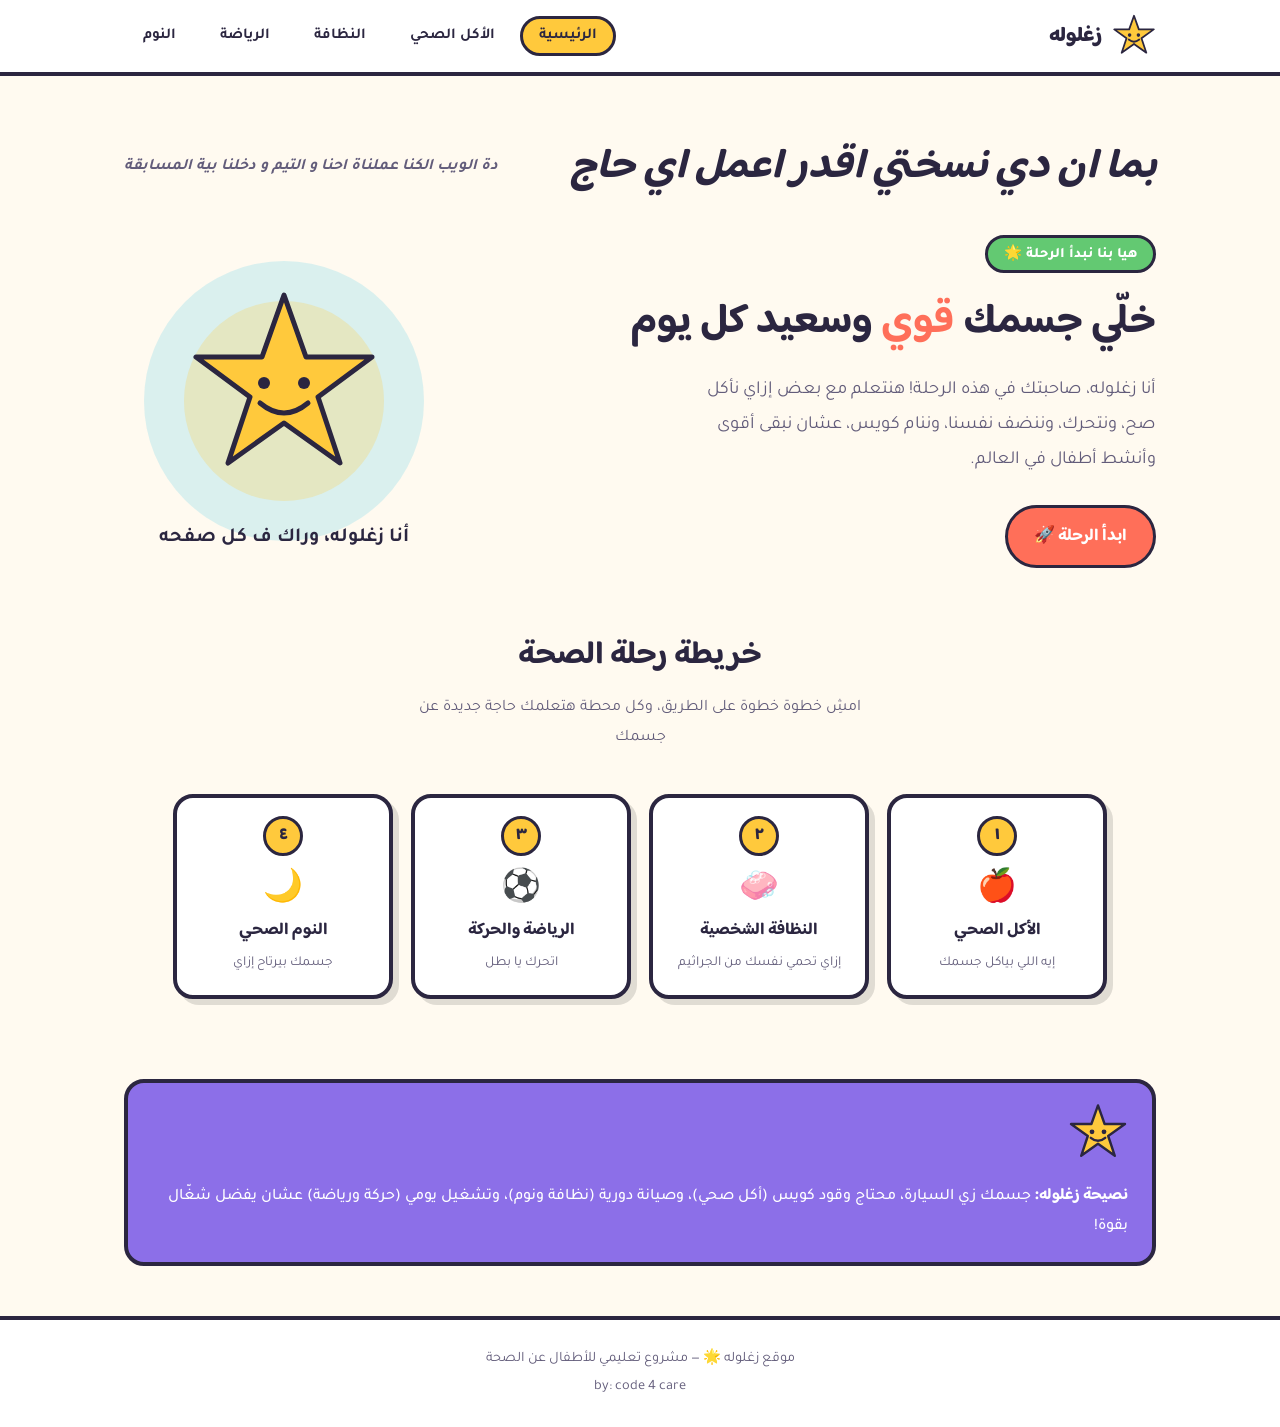
<file: index.html>
<!doctype html>
<html lang="ar" dir="rtl">
  <head>
    <meta charset="UTF-8" />
    <meta name="viewport" content="width=device-width, initial-scale=1.0" />
    <title>زغلوله - رحلتك نحو حياة صحية</title>
    <link rel="stylesheet" href="style.css" />
  </head>
  <body>
    <header class="topbar">
      <div class="topbar-inner">
        <div class="brand">
          <svg
            class="mascot"
            viewBox="0 0 100 100"
            xmlns="http://www.w3.org/2000/svg"
          >
            <path
              d="M50 4 L61 35 L95 35 L67 55 L78 88 L50 68 L22 88 L33 55 L5 35 L39 35 Z"
              fill="#FFC93C"
              stroke="#2B2640"
              stroke-width="4"
              stroke-linejoin="round"
            />
            <circle cx="40" cy="48" r="4" fill="#2B2640" />
            <circle cx="60" cy="48" r="4" fill="#2B2640" />
            <path
              d="M38 58 Q50 68 62 58"
              stroke="#2B2640"
              stroke-width="4"
              fill="none"
              stroke-linecap="round"
            />
          </svg>
          زغلوله
        </div>
        <nav class="mainnav">
          <a href="index.html" class="active">الرئيسية</a>
          <a href="food.html">الأكل الصحي</a>
          <a href="hygiene.html">النظافة</a>
          <a href="exercise.html">الرياضة</a>
          <a href="sleep.html">النوم</a>
        </nav>
      </div>
    </header>

    <main class="wrap">
      <section class="hero">
        <h1><b><i>بما ان دي نسختي اقدر اعمل اي حاج</i></b></h1>
        <br>
        <p><b><i>دة الويب الكنا عملناة احنا و التيم و دخلنا بية المسابقة</i></b></p>
        <div>
          <span class="eyebrow">هيا بنا نبدأ الرحلة 🌟</span>
          <h1>خلّي جسمك <span>قوي</span> وسعيد كل يوم</h1>
          <p class="lead">
            أنا زغلوله، صاحبتك في هذه الرحلة! هنتعلم مع بعض إزاي نأكل صح، ونتحرك،
            وننضف نفسنا، وننام كويس، عشان نبقى أقوى وأنشط أطفال في العالم.
          </p>
          <div class="btn-row">
            <a href="food.html" class="btn btn-primary">ابدأ الرحلة 🚀</a>
          </div>
        </div>
        <div class="hero-art">
          <svg viewBox="0 0 320 320" xmlns="http://www.w3.org/2000/svg">
            <circle
              cx="160"
              cy="160"
              r="140"
              fill="#33C4E0"
              opacity="0.18"
            />
            <circle
              cx="160"
              cy="160"
              r="100"
              fill="#FFC93C"
              opacity="0.25"
            />
            <g transform="translate(60,50)">
              <path
                d="M100 4 L122 66 L188 66 L134 106 L156 172 L100 132 L44 172 L66 106 L12 66 L78 66 Z"
                fill="#FFC93C"
                stroke="#2B2640"
                stroke-width="5"
                stroke-linejoin="round"
              />
              <circle cx="80" cy="92" r="6" fill="#2B2640" />
              <circle cx="120" cy="92" r="6" fill="#2B2640" />
              <path
                d="M76 112 Q100 132 124 112"
                stroke="#2B2640"
                stroke-width="5"
                fill="none"
                stroke-linecap="round"
              />
            </g>
            <text
              x="160"
              y="300"
              text-anchor="middle"
              font-family="Baloo Bhaijaan 2"
              font-size="20"
              fill="#2B2640"
              font-weight="700"
            >
              أنا زغلوله، وراك ف كل صفحه
            </text>
          </svg>
        </div>
      </section>

      <section class="journey">
        <h2>خريطة رحلة الصحة</h2>
        <p class="sub">
          امشِ خطوة خطوة على الطريق، وكل محطة هتعلمك حاجة جديدة عن جسمك
        </p>
        <div class="path">
          <a class="stone" href="food.html">
            <div class="num">١</div>
            <div class="icon">🍎</div>
            <h3>الأكل الصحي</h3>
            <p class="tag">إيه اللي بياكل جسمك</p>
          </a>
          <a class="stone" href="hygiene.html">
            <div class="num">٢</div>
            <div class="icon">🧼</div>
            <h3>النظافة الشخصية</h3>
            <p class="tag">إزاي تحمي نفسك من الجراثيم</p>
          </a>
          <a class="stone" href="exercise.html">
            <div class="num">٣</div>
            <div class="icon">⚽</div>
            <h3>الرياضة والحركة</h3>
            <p class="tag">اتحرك يا بطل</p>
          </a>
          <a class="stone" href="sleep.html">
            <div class="num">٤</div>
            <div class="icon">🌙</div>
            <h3>النوم الصحي</h3>
            <p class="tag">جسمك بيرتاح إزاي</p>
          </a>
        </div>
      </section>

      <div class="tip-box">
        <svg
          class="mascot"
          viewBox="0 0 100 100"
          xmlns="http://www.w3.org/2000/svg"
        >
          <path
            d="M50 4 L61 35 L95 35 L67 55 L78 88 L50 68 L22 88 L33 55 L5 35 L39 35 Z"
            fill="#FFC93C"
            stroke="#2B2640"
            stroke-width="4"
            stroke-linejoin="round"
          />
          <circle cx="40" cy="48" r="4" fill="#2B2640" />
          <circle cx="60" cy="48" r="4" fill="#2B2640" />
          <path
            d="M38 58 Q50 68 62 58"
            stroke="#2B2640"
            stroke-width="4"
            fill="none"
            stroke-linecap="round"
          />
        </svg>
        <p>
          <strong>نصيحة زغلوله:</strong> جسمك زي السيارة، محتاج وقود كويس (أكل
          صحي)، وصيانة دورية (نظافة ونوم)، وتشغيل يومي (حركة ورياضة) عشان يفضل
          شغّال بقوة!
        </p>
      </div>
    </main>

    <footer>
      <p>موقع زغلوله 🌟 — مشروع تعليمي للأطفال عن الصحة</p>
      <p>by: code 4 care</p>
    </footer>
  </body>
</html>
</file>
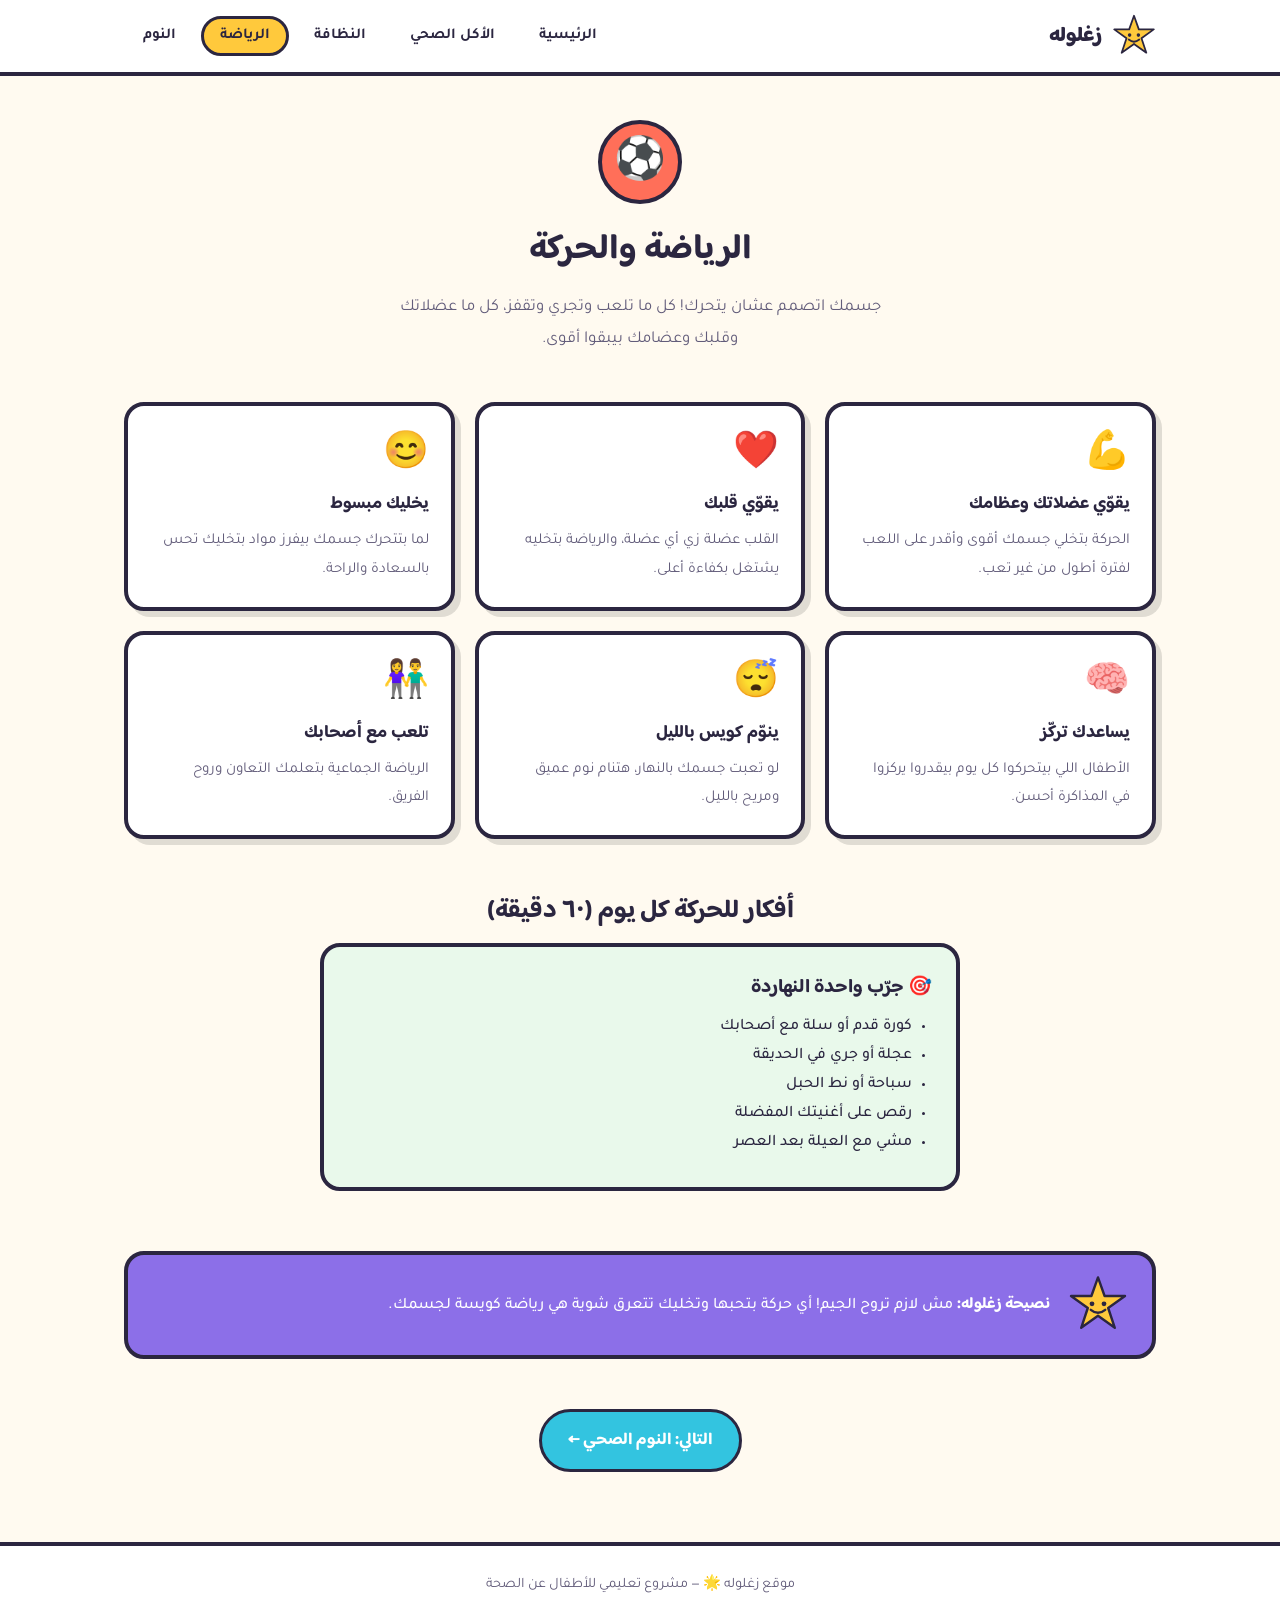
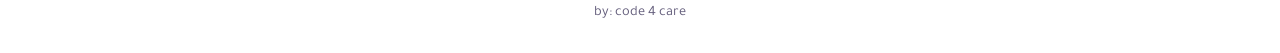
<file: exercise.html>
<!DOCTYPE html>
<html lang="ar" dir="rtl">
<head>
<meta charset="UTF-8">
<meta name="viewport" content="width=device-width, initial-scale=1.0">
<title>الرياضة والحركة - زغلوله</title>
<link rel="stylesheet" href="style.css">
</head>
<body>

<header class="topbar">
  <div class="topbar-inner">
    <div class="brand">
      <svg class="mascot" viewBox="0 0 100 100" xmlns="http://www.w3.org/2000/svg">
        <path d="M50 4 L61 35 L95 35 L67 55 L78 88 L50 68 L22 88 L33 55 L5 35 L39 35 Z" fill="#FFC93C" stroke="#2B2640" stroke-width="4" stroke-linejoin="round"/>
        <circle cx="40" cy="48" r="4" fill="#2B2640"/><circle cx="60" cy="48" r="4" fill="#2B2640"/>
        <path d="M38 58 Q50 68 62 58" stroke="#2B2640" stroke-width="4" fill="none" stroke-linecap="round"/>
      </svg>
      زغلوله
    </div>
    <nav class="mainnav">
      <a href="index.html">الرئيسية</a>
      <a href="food.html">الأكل الصحي</a>
      <a href="hygiene.html">النظافة</a>
      <a href="exercise.html" class="active">الرياضة</a>
      <a href="sleep.html">النوم</a>
    </nav>
  </div>
</header>

<main class="wrap">

  <section class="page-hero">
    <div class="icon-badge" style="background:#FF6F59; border-color:#2B2640;">⚽</div>
    <h1>الرياضة والحركة</h1>
    <p>جسمك اتصمم عشان يتحرك! كل ما تلعب وتجري وتقفز، كل ما عضلاتك وقلبك وعضامك بيبقوا أقوى.</p>
  </section>

  <section class="grid-cards">
    <div class="card">
      <div class="icon">💪</div>
      <h3>يقوّي عضلاتك وعظامك</h3>
      <p>الحركة بتخلي جسمك أقوى وأقدر على اللعب لفترة أطول من غير تعب.</p>
    </div>
    <div class="card">
      <div class="icon">❤️</div>
      <h3>يقوّي قلبك</h3>
      <p>القلب عضلة زي أي عضلة، والرياضة بتخليه يشتغل بكفاءة أعلى.</p>
    </div>
    <div class="card">
      <div class="icon">😊</div>
      <h3>يخليك مبسوط</h3>
      <p>لما بتتحرك جسمك بيفرز مواد بتخليك تحس بالسعادة والراحة.</p>
    </div>
    <div class="card">
      <div class="icon">🧠</div>
      <h3>يساعدك تركّز</h3>
      <p>الأطفال اللي بيتحركوا كل يوم بيقدروا يركزوا في المذاكرة أحسن.</p>
    </div>
    <div class="card">
      <div class="icon">😴</div>
      <h3>ينوّم كويس بالليل</h3>
      <p>لو تعبت جسمك بالنهار، هتنام نوم عميق ومريح بالليل.</p>
    </div>
    <div class="card">
      <div class="icon">👫</div>
      <h3>تلعب مع أصحابك</h3>
      <p>الرياضة الجماعية بتعلمك التعاون وروح الفريق.</p>
    </div>
  </section>

  <section>
    <h2 style="text-align:center; font-size:1.6rem;">أفكار للحركة كل يوم (٦٠ دقيقة)</h2>
    <div class="compare" style="max-width:640px; margin:0 auto;">
      <div class="compare-col yes">
        <h3>🎯 جرّب واحدة النهاردة</h3>
        <ul>
          <li>كورة قدم أو سلة مع أصحابك</li>
          <li>عجلة أو جري في الحديقة</li>
          <li>سباحة أو نط الحبل</li>
          <li>رقص على أغنيتك المفضلة</li>
          <li>مشي مع العيلة بعد العصر</li>
        </ul>
      </div>
    </div>
  </section>

  <div class="tip-box">
    <svg class="mascot" viewBox="0 0 100 100" xmlns="http://www.w3.org/2000/svg">
      <path d="M50 4 L61 35 L95 35 L67 55 L78 88 L50 68 L22 88 L33 55 L5 35 L39 35 Z" fill="#FFC93C" stroke="#2B2640" stroke-width="4" stroke-linejoin="round"/>
      <circle cx="40" cy="48" r="4" fill="#2B2640"/><circle cx="60" cy="48" r="4" fill="#2B2640"/>
      <path d="M38 58 Q50 68 62 58" stroke="#2B2640" stroke-width="4" fill="none" stroke-linecap="round"/>
    </svg>
    <p><strong>نصيحة زغلوله:</strong> مش لازم تروح الجيم! أي حركة بتحبها وتخليك تتعرق شوية هي رياضة كويسة لجسمك.</p>
  </div>

  <div class="btn-row" style="justify-content:center; padding-bottom:50px;">
    <a href="sleep.html" class="btn btn-secondary">التالي: النوم الصحي ←</a>
  </div>

</main>

<footer>
  <p>موقع زغلوله 🌟 — مشروع تعليمي للأطفال عن الصحة</p>
  <p>by: code 4 care</p>
</footer>

</body>
</html>
</file>
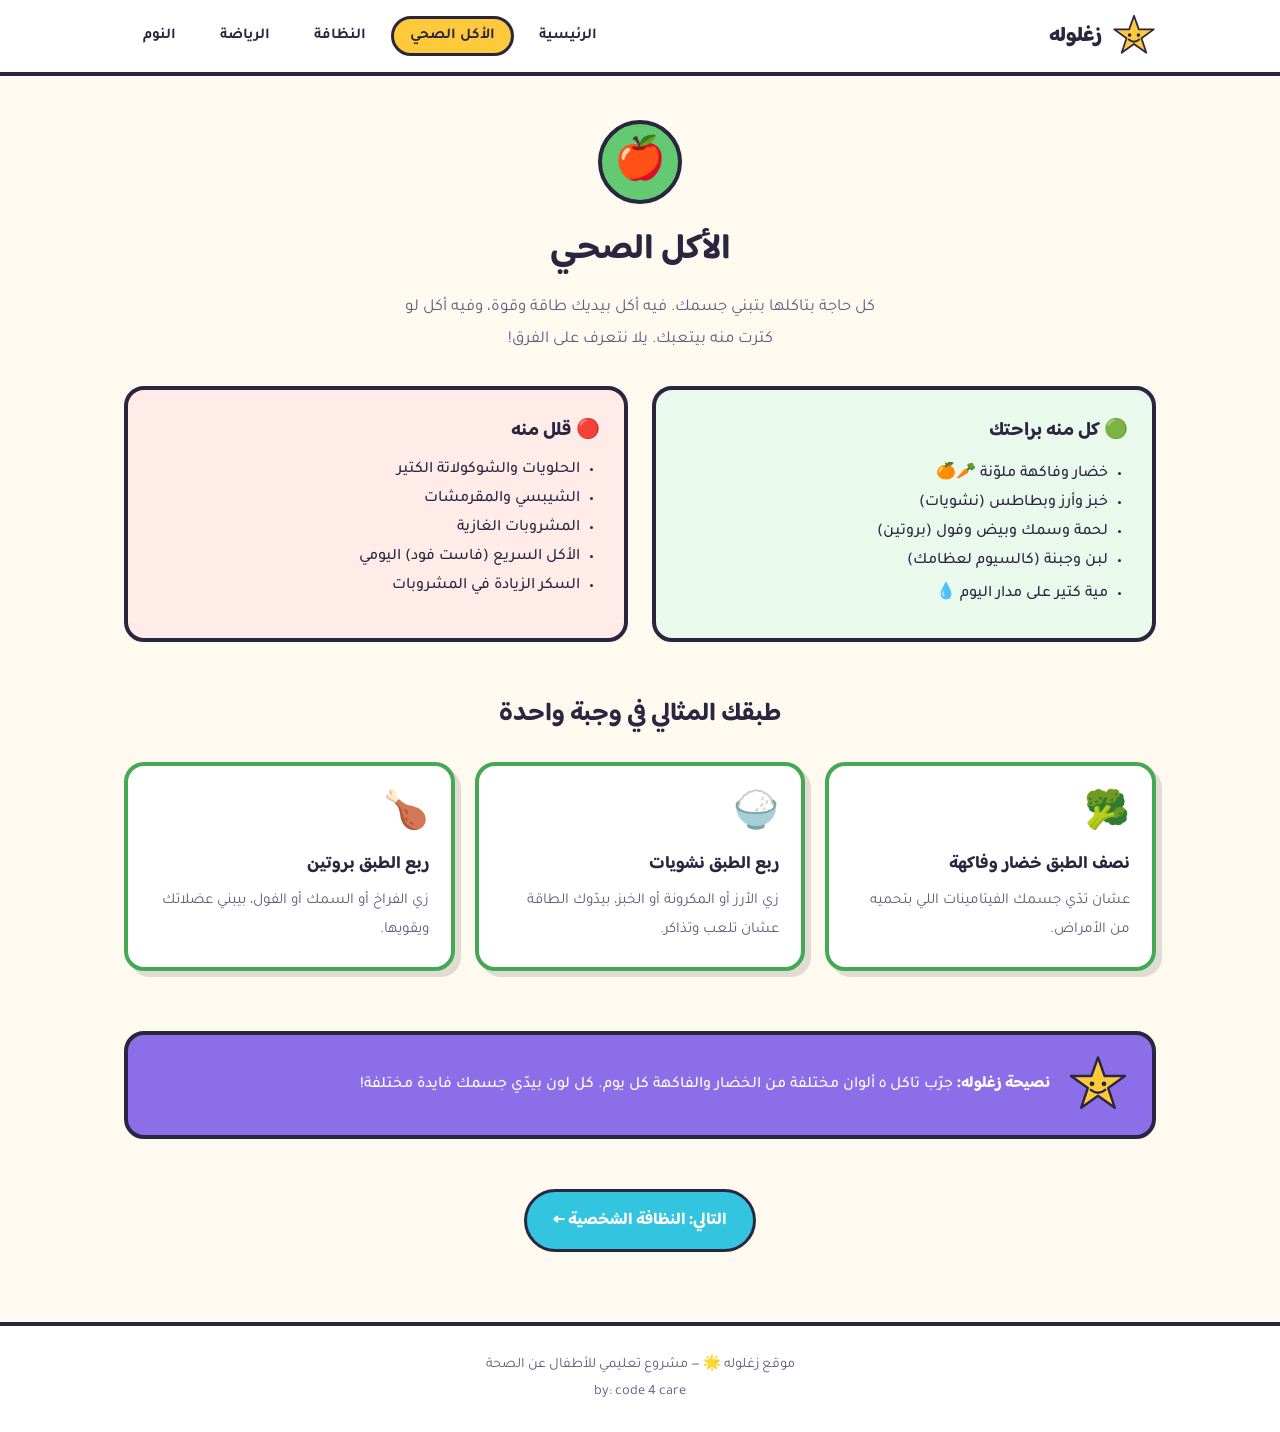
<file: food.html>
<!DOCTYPE html>
<html lang="ar" dir="rtl">
<head>
<meta charset="UTF-8">
<meta name="viewport" content="width=device-width, initial-scale=1.0">
<title>الأكل الصحي - زغلوله</title>
<link rel="stylesheet" href="style.css">
</head>
<body>

<header class="topbar">
  <div class="topbar-inner">
    <div class="brand">
      <svg class="mascot" viewBox="0 0 100 100" xmlns="http://www.w3.org/2000/svg">
        <path d="M50 4 L61 35 L95 35 L67 55 L78 88 L50 68 L22 88 L33 55 L5 35 L39 35 Z" fill="#FFC93C" stroke="#2B2640" stroke-width="4" stroke-linejoin="round"/>
        <circle cx="40" cy="48" r="4" fill="#2B2640"/><circle cx="60" cy="48" r="4" fill="#2B2640"/>
        <path d="M38 58 Q50 68 62 58" stroke="#2B2640" stroke-width="4" fill="none" stroke-linecap="round"/>
      </svg>
      زغلوله
    </div>
    <nav class="mainnav">
      <a href="index.html">الرئيسية</a>
      <a href="food.html" class="active">الأكل الصحي</a>
      <a href="hygiene.html">النظافة</a>
      <a href="exercise.html">الرياضة</a>
      <a href="sleep.html">النوم</a>
    </nav>
  </div>
</header>

<main class="wrap">

  <section class="page-hero">
    <div class="icon-badge" style="background:#63C972; border-color:#2B2640;">🍎</div>
    <h1>الأكل الصحي</h1>
    <p>كل حاجة بتاكلها بتبني جسمك. فيه أكل بيديك طاقة وقوة، وفيه أكل لو كترت منه بيتعبك. يلا نتعرف على الفرق!</p>
  </section>

  <section class="compare">
    <div class="compare-col yes">
      <h3>🟢 كل منه براحتك</h3>
      <ul>
        <li>خضار وفاكهة ملوّنة 🥕🍊</li>
        <li>خبز وأرز وبطاطس (نشويات)</li>
        <li>لحمة وسمك وبيض وفول (بروتين)</li>
        <li>لبن وجبنة (كالسيوم لعظامك)</li>
        <li>مية كتير على مدار اليوم 💧</li>
      </ul>
    </div>
    <div class="compare-col no">
      <h3>🔴 قلل منه</h3>
      <ul>
        <li>الحلويات والشوكولاتة الكتير</li>
        <li>الشيبسي والمقرمشات</li>
        <li>المشروبات الغازية</li>
        <li>الأكل السريع (فاست فود) اليومي</li>
        <li>السكر الزيادة في المشروبات</li>
      </ul>
    </div>
  </section>

  <section>
    <h2 style="text-align:center; font-size:1.6rem;">طبقك المثالي في وجبة واحدة</h2>
    <div class="grid-cards">
      <div class="card good">
        <div class="icon">🥦</div>
        <h3>نصف الطبق خضار وفاكهة</h3>
        <p>عشان تدّي جسمك الفيتامينات اللي بتحميه من الأمراض.</p>
      </div>
      <div class="card good">
        <div class="icon">🍚</div>
        <h3>ربع الطبق نشويات</h3>
        <p>زي الأرز أو المكرونة أو الخبز، بيدّوك الطاقة عشان تلعب وتذاكر.</p>
      </div>
      <div class="card good">
        <div class="icon">🍗</div>
        <h3>ربع الطبق بروتين</h3>
        <p>زي الفراخ أو السمك أو الفول، بيبني عضلاتك ويقويها.</p>
      </div>
    </div>
  </section>

  <div class="tip-box">
    <svg class="mascot" viewBox="0 0 100 100" xmlns="http://www.w3.org/2000/svg">
      <path d="M50 4 L61 35 L95 35 L67 55 L78 88 L50 68 L22 88 L33 55 L5 35 L39 35 Z" fill="#FFC93C" stroke="#2B2640" stroke-width="4" stroke-linejoin="round"/>
      <circle cx="40" cy="48" r="4" fill="#2B2640"/><circle cx="60" cy="48" r="4" fill="#2B2640"/>
      <path d="M38 58 Q50 68 62 58" stroke="#2B2640" stroke-width="4" fill="none" stroke-linecap="round"/>
    </svg>
    <p><strong>نصيحة زغلوله:</strong> جرّب تاكل ٥ ألوان مختلفة من الخضار والفاكهة كل يوم. كل لون بيدّي جسمك فايدة مختلفة!</p>
  </div>

  <div class="btn-row" style="justify-content:center; padding-bottom:50px;">
    <a href="hygiene.html" class="btn btn-secondary">التالي: النظافة الشخصية ←</a>
  </div>

</main>

<footer>
  <p>موقع زغلوله 🌟 — مشروع تعليمي للأطفال عن الصحة</p>
  <p>by: code 4 care</p>
</footer>

</body>
</html>
</file>
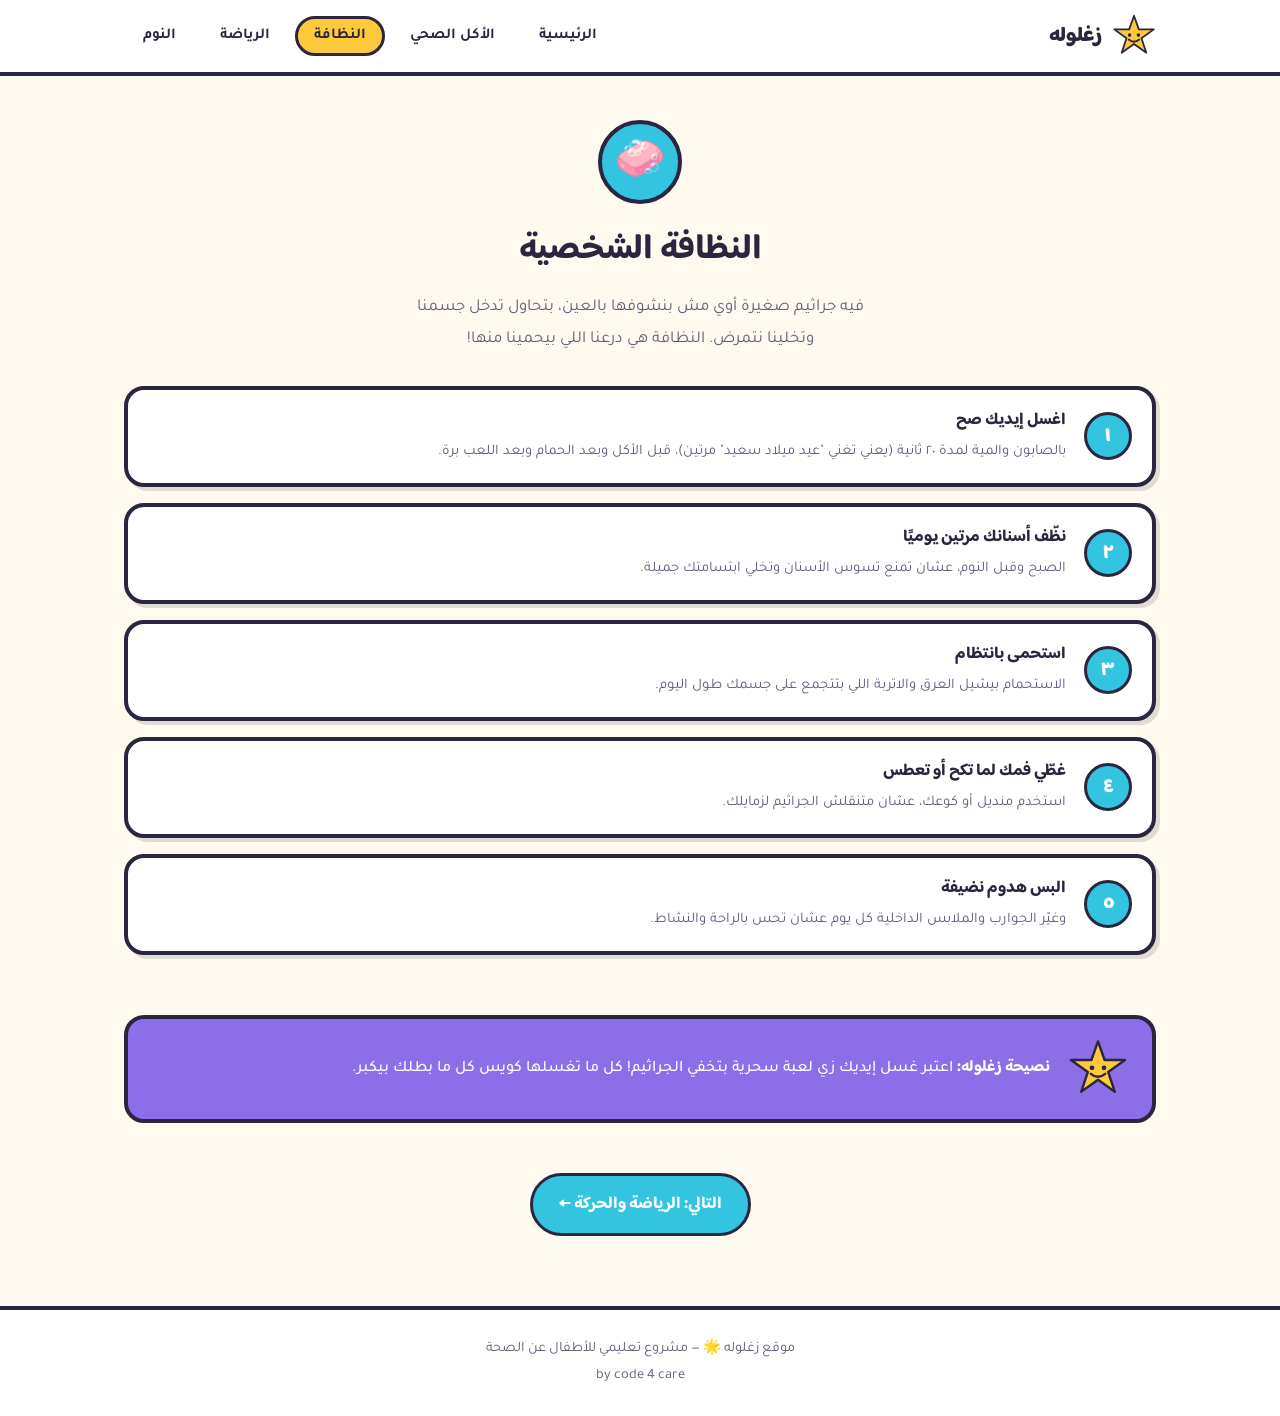
<file: hygiene.html>
<!DOCTYPE html>
<html lang="ar" dir="rtl">
<head>
<meta charset="UTF-8">
<meta name="viewport" content="width=device-width, initial-scale=1.0">
<title>النظافة الشخصية - زغلوله</title>
<link rel="stylesheet" href="style.css">
</head>
<body>

<header class="topbar">
  <div class="topbar-inner">
    <div class="brand">
      <svg class="mascot" viewBox="0 0 100 100" xmlns="http://www.w3.org/2000/svg">
        <path d="M50 4 L61 35 L95 35 L67 55 L78 88 L50 68 L22 88 L33 55 L5 35 L39 35 Z" fill="#FFC93C" stroke="#2B2640" stroke-width="4" stroke-linejoin="round"/>
        <circle cx="40" cy="48" r="4" fill="#2B2640"/><circle cx="60" cy="48" r="4" fill="#2B2640"/>
        <path d="M38 58 Q50 68 62 58" stroke="#2B2640" stroke-width="4" fill="none" stroke-linecap="round"/>
      </svg>
      زغلوله
    </div>
    <nav class="mainnav">
      <a href="index.html">الرئيسية</a>
      <a href="food.html">الأكل الصحي</a>
      <a href="hygiene.html" class="active">النظافة</a>
      <a href="exercise.html">الرياضة</a>
      <a href="sleep.html">النوم</a>
    </nav>
  </div>
</header>

<main class="wrap">

  <section class="page-hero">
    <div class="icon-badge" style="background:#33C4E0; border-color:#2B2640;">🧼</div>
    <h1>النظافة الشخصية</h1>
    <p>فيه جراثيم صغيرة أوي مش بنشوفها بالعين، بتحاول تدخل جسمنا وتخلينا نتمرض. النظافة هي درعنا اللي بيحمينا منها!</p>
  </section>

  <section class="steps">
    <div class="step">
      <div class="num">١</div>
      <div>
        <h3>اغسل إيديك صح</h3>
        <p>بالصابون والمية لمدة ٢٠ ثانية (يعني تغني "عيد ميلاد سعيد" مرتين)، قبل الأكل وبعد الحمام وبعد اللعب برة.</p>
      </div>
    </div>
    <div class="step">
      <div class="num">٢</div>
      <div>
        <h3>نظّف أسنانك مرتين يوميًا</h3>
        <p>الصبح وقبل النوم، عشان تمنع تسوس الأسنان وتخلي ابتسامتك جميلة.</p>
      </div>
    </div>
    <div class="step">
      <div class="num">٣</div>
      <div>
        <h3>استحمى بانتظام</h3>
        <p>الاستحمام بيشيل العرق والاتربة اللي بتتجمع على جسمك طول اليوم.</p>
      </div>
    </div>
    <div class="step">
      <div class="num">٤</div>
      <div>
        <h3>غطّي فمك لما تكح أو تعطس</h3>
        <p>استخدم منديل أو كوعك، عشان متنقلش الجراثيم لزمايلك.</p>
      </div>
    </div>
    <div class="step">
      <div class="num">٥</div>
      <div>
        <h3>البس هدوم نضيفة</h3>
        <p>وغيّر الجوارب والملابس الداخلية كل يوم عشان تحس بالراحة والنشاط.</p>
      </div>
    </div>
  </section>

  <div class="tip-box">
    <svg class="mascot" viewBox="0 0 100 100" xmlns="http://www.w3.org/2000/svg">
      <path d="M50 4 L61 35 L95 35 L67 55 L78 88 L50 68 L22 88 L33 55 L5 35 L39 35 Z" fill="#FFC93C" stroke="#2B2640" stroke-width="4" stroke-linejoin="round"/>
      <circle cx="40" cy="48" r="4" fill="#2B2640"/><circle cx="60" cy="48" r="4" fill="#2B2640"/>
      <path d="M38 58 Q50 68 62 58" stroke="#2B2640" stroke-width="4" fill="none" stroke-linecap="round"/>
    </svg>
    <p><strong>نصيحة زغلوله:</strong> اعتبر غسل إيديك زي لعبة سحرية بتخفي الجراثيم! كل ما تغسلها كويس كل ما بطلك بيكبر.</p>
  </div>

  <div class="btn-row" style="justify-content:center; padding-bottom:50px;">
    <a href="exercise.html" class="btn btn-secondary">التالي: الرياضة والحركة ←</a>
  </div>

</main>

<footer>
  <p>موقع زغلوله 🌟 — مشروع تعليمي للأطفال عن الصحة</p>
  <p>by code 4 care</p>
</footer>

</body>
</html>
</file>
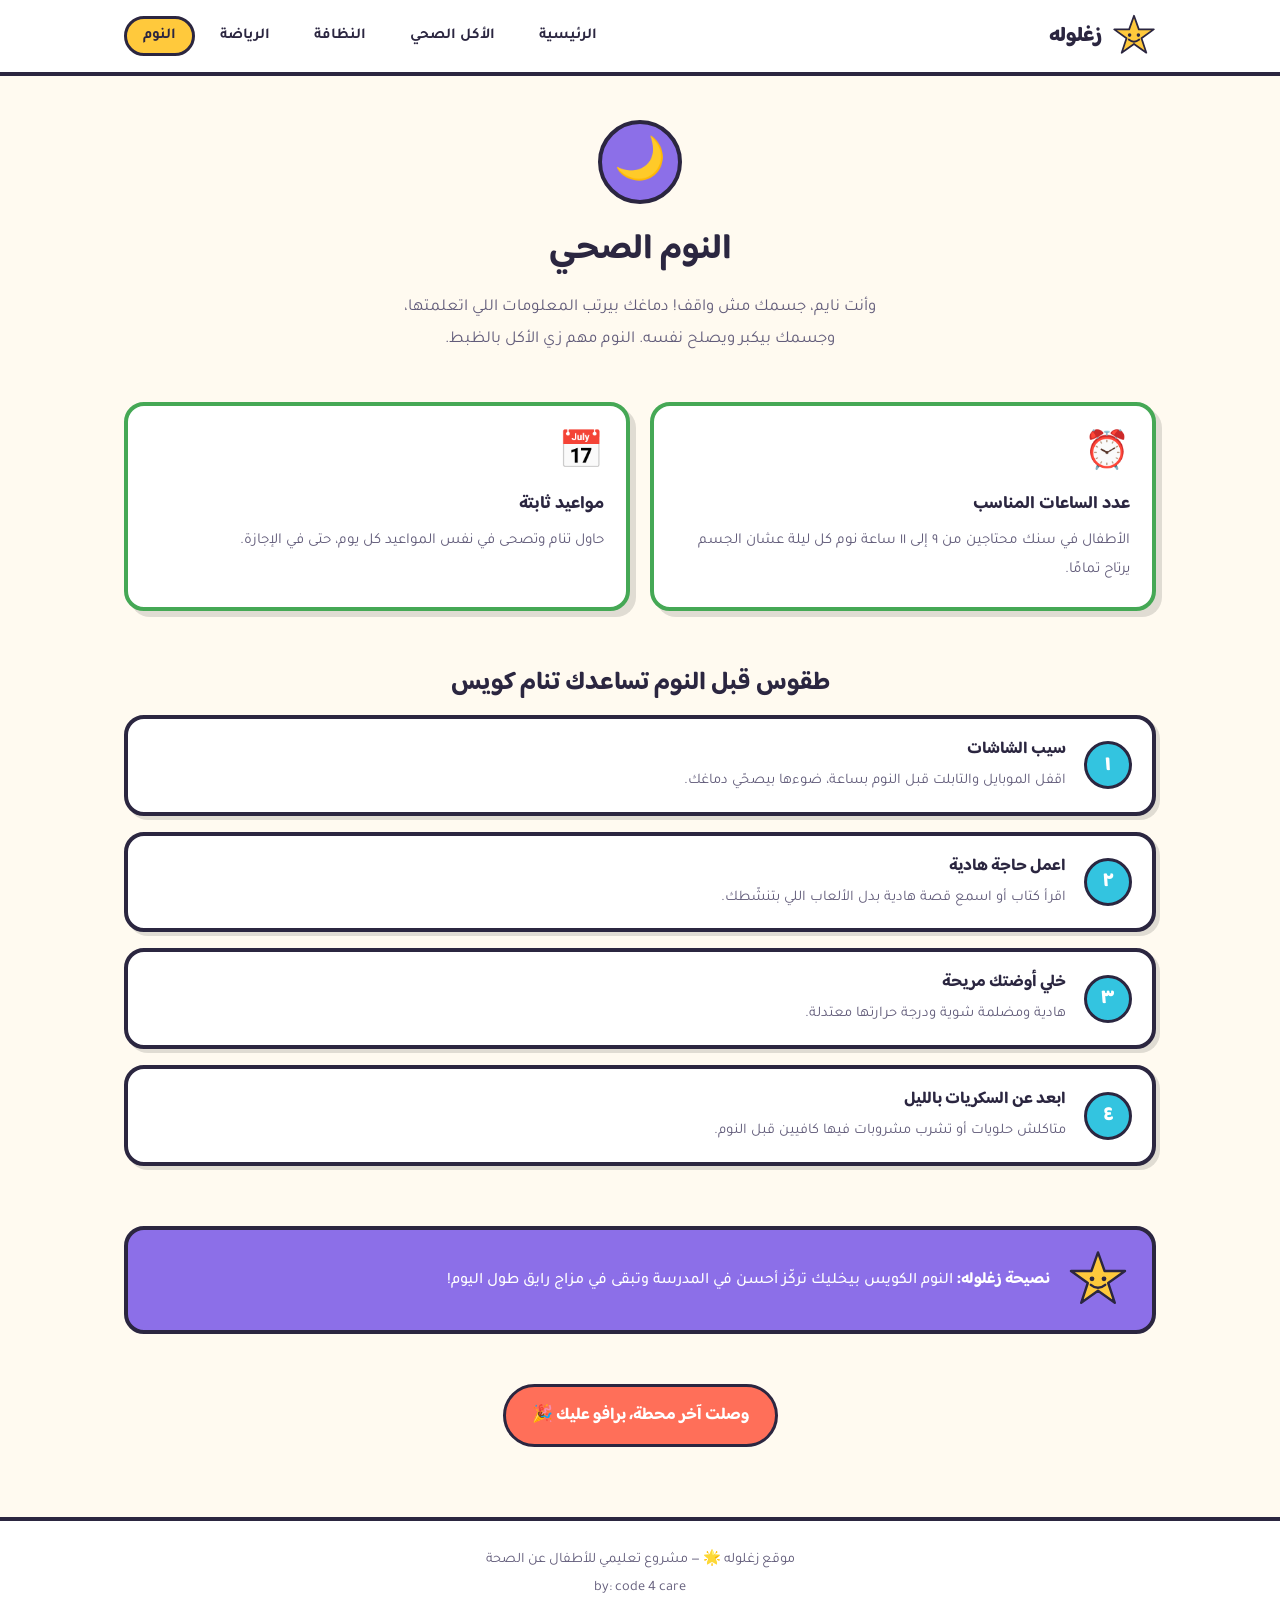
<file: sleep.html>
<!DOCTYPE html>
<html lang="ar" dir="rtl">
<head>
<meta charset="UTF-8">
<meta name="viewport" content="width=device-width, initial-scale=1.0">
<title>النوم الصحي - زغلوله</title>
<link rel="stylesheet" href="style.css">
</head>
<body>

<header class="topbar">
  <div class="topbar-inner">
    <div class="brand">
      <svg class="mascot" viewBox="0 0 100 100" xmlns="http://www.w3.org/2000/svg">
        <path d="M50 4 L61 35 L95 35 L67 55 L78 88 L50 68 L22 88 L33 55 L5 35 L39 35 Z" fill="#FFC93C" stroke="#2B2640" stroke-width="4" stroke-linejoin="round"/>
        <circle cx="40" cy="48" r="4" fill="#2B2640"/><circle cx="60" cy="48" r="4" fill="#2B2640"/>
        <path d="M38 58 Q50 68 62 58" stroke="#2B2640" stroke-width="4" fill="none" stroke-linecap="round"/>
      </svg>
      زغلوله
    </div>
    <nav class="mainnav">
      <a href="index.html">الرئيسية</a>
      <a href="food.html">الأكل الصحي</a>
      <a href="hygiene.html">النظافة</a>
      <a href="exercise.html">الرياضة</a>
      <a href="sleep.html" class="active">النوم</a>
    </nav>
  </div>
</header>

<main class="wrap">

  <section class="page-hero">
    <div class="icon-badge" style="background:#8C6FE8; border-color:#2B2640;">🌙</div>
    <h1>النوم الصحي</h1>
    <p>وأنت نايم، جسمك مش واقف! دماغك بيرتب المعلومات اللي اتعلمتها، وجسمك بيكبر ويصلح نفسه. النوم مهم زي الأكل بالظبط.</p>
  </section>

  <section class="grid-cards">
    <div class="card good">
      <div class="icon">⏰</div>
      <h3>عدد الساعات المناسب</h3>
      <p>الأطفال في سنك محتاجين من ٩ إلى ١١ ساعة نوم كل ليلة عشان الجسم يرتاح تمامًا.</p>
    </div>
    <div class="card good">
      <div class="icon">📅</div>
      <h3>مواعيد ثابتة</h3>
      <p>حاول تنام وتصحى في نفس المواعيد كل يوم، حتى في الإجازة.</p>
    </div>
  </section>

  <section>
    <h2 style="text-align:center; font-size:1.6rem;">طقوس قبل النوم تساعدك تنام كويس</h2>
    <div class="steps">
      <div class="step">
        <div class="num">١</div>
        <div><h3>سيب الشاشات</h3><p>اقفل الموبايل والتابلت قبل النوم بساعة، ضوءها بيصحّي دماغك.</p></div>
      </div>
      <div class="step">
        <div class="num">٢</div>
        <div><h3>اعمل حاجة هادية</h3><p>اقرأ كتاب أو اسمع قصة هادية بدل الألعاب اللي بتنشّطك.</p></div>
      </div>
      <div class="step">
        <div class="num">٣</div>
        <div><h3>خلي أوضتك مريحة</h3><p>هادية ومضلمة شوية ودرجة حرارتها معتدلة.</p></div>
      </div>
      <div class="step">
        <div class="num">٤</div>
        <div><h3>ابعد عن السكريات بالليل</h3><p>متاكلش حلويات أو تشرب مشروبات فيها كافيين قبل النوم.</p></div>
      </div>
    </div>
  </section>

  <div class="tip-box">
    <svg class="mascot" viewBox="0 0 100 100" xmlns="http://www.w3.org/2000/svg">
      <path d="M50 4 L61 35 L95 35 L67 55 L78 88 L50 68 L22 88 L33 55 L5 35 L39 35 Z" fill="#FFC93C" stroke="#2B2640" stroke-width="4" stroke-linejoin="round"/>
      <circle cx="40" cy="48" r="4" fill="#2B2640"/><circle cx="60" cy="48" r="4" fill="#2B2640"/>
      <path d="M38 58 Q50 68 62 58" stroke="#2B2640" stroke-width="4" fill="none" stroke-linecap="round"/>
    </svg>
    <p><strong>نصيحة زغلوله:</strong> النوم الكويس بيخليك تركّز أحسن في المدرسة وتبقى في مزاج رايق طول اليوم!</p>
  </div>

  <div class="btn-row" style="justify-content:center; padding-bottom:50px;">
    <a href="index.html" class="btn btn-primary">وصلت آخر محطة، برافو عليك 🎉</a>
  </div>

</main>

<footer>
  <p>موقع زغلوله 🌟 — مشروع تعليمي للأطفال عن الصحة</p>
  <p>by: code 4 care</p>
</footer>

</body>
</html>
</file>
<file: style.css>
/* ===== زغلوله - موقع الصحة للأطفال ===== */

@import url('https://fonts.googleapis.com/css2?family=Baloo+Bhaijaan+2:wght@500;600;700;800&family=Tajawal:wght@400;500;700;900&display=swap');

* { box-sizing: border-box; }

body {
  margin: 0;
  font-family: 'Tajawal', sans-serif;
  background: #FFFAF0;
  color: #2B2640;
  direction: rtl;
}

h1, h2, h3 {
  font-family: 'Baloo Bhaijaan 2', sans-serif;
  font-weight: 700;
  margin: 0;
}

p { line-height: 1.9; color: #625C7A; }

a { color: inherit; text-decoration: none; }

img, svg { display: block; max-width: 100%; }

.wrap {
  max-width: 1080px;
  margin: 0 auto;
  padding: 0 24px;
}

/* ===== الشريط العلوي ===== */
.topbar {
  background: #FFFFFF;
  border-bottom: 4px solid #2B2640;
}

.topbar-inner {
  max-width: 1080px;
  margin: 0 auto;
  padding: 14px 24px;
  display: flex;
  align-items: center;
  justify-content: space-between;
  flex-wrap: wrap;
  gap: 16px;
}

.brand {
  display: flex;
  align-items: center;
  gap: 10px;
  font-family: 'Baloo Bhaijaan 2', sans-serif;
  font-size: 1.3rem;
  font-weight: 800;
  color: #2B2640;
}

.brand .mascot { width: 44px; height: 44px; }

nav.mainnav {
  display: flex;
  gap: 6px;
  flex-wrap: wrap;
  justify-content: center;
}

nav.mainnav a {
  padding: 8px 16px;
  border-radius: 999px;
  font-weight: 700;
  font-size: 0.95rem;
  color: #2B2640;
  border: 3px solid transparent;
}

nav.mainnav a:hover { border-color: #2B2640; }

nav.mainnav a.active {
  background: #FFC93C;
  border-color: #2B2640;
}

/* ===== الهيرو ===== */
.hero {
  padding: 56px 0 40px;
  display: flex;
  align-items: center;
  justify-content: space-between;
  flex-wrap: wrap;
  gap: 32px;
}

.hero > div {
  flex: 1 1 400px;
}

.eyebrow {
  display: inline-block;
  background: #63C972;
  color: #FFFFFF;
  font-weight: 800;
  padding: 6px 16px;
  border-radius: 999px;
  font-size: 0.9rem;
  border: 3px solid #2B2640;
  margin-bottom: 14px;
}

.hero h1 {
  font-size: 2.6rem;
  color: #2B2640;
}

.hero h1 span { color: #FF6F59; }

.hero p.lead {
  font-size: 1.15rem;
  margin-top: 16px;
  max-width: 46ch;
}

.hero-art { flex: 1 1 300px; max-width: 320px; margin: 0 auto; }

/* ===== الأزرار ===== */
.btn {
  display: inline-block;
  padding: 14px 26px;
  border-radius: 999px;
  font-family: 'Baloo Bhaijaan 2', sans-serif;
  font-weight: 700;
  font-size: 1.05rem;
  border: 3px solid #2B2640;
  cursor: pointer;
}

.btn-primary { background: #FF6F59; color: #FFFFFF; }
.btn-secondary { background: #33C4E0; color: #FFFFFF; }
.btn-ghost { background: #FFFFFF; color: #2B2640; }

.btn-row { display: flex; gap: 14px; margin-top: 26px; flex-wrap: wrap; }

/* ===== خريطة الرحلة (الصفحة الرئيسية) ===== */
.journey {
  padding: 20px 0 70px;
}

.journey h2 { text-align: center; font-size: 2rem; }
.journey .sub { text-align: center; margin: 10px auto 40px; max-width: 50ch; }

.path {
  display: flex;
  flex-wrap: wrap;
  gap: 18px;
  justify-content: center;
}

.stone {
  background: #FFFFFF;
  border: 4px solid #2B2640;
  border-radius: 20px;
  padding: 18px 14px;
  text-align: center;
  box-shadow: 6px 6px 0 rgba(0,0,0,0.12);
  flex: 1 1 180px;
  max-width: 220px;
}

.stone:hover { border-color: #FF6F59; }

.stone .num {
  width: 40px; height: 40px;
  margin: 0 auto 10px;
  border-radius: 50%;
  background: #FFC93C;
  border: 3px solid #2B2640;
  display: flex; align-items: center; justify-content: center;
  font-family: 'Baloo Bhaijaan 2', sans-serif;
  font-weight: 800;
}

.stone .icon { font-size: 2rem; margin-bottom: 6px; }
.stone h3 { font-size: 1.05rem; }
.stone p.tag { font-size: 0.85rem; margin: 6px 0 0; }

/* ===== محتوى الصفحات الداخلية ===== */
.page-hero {
  padding: 44px 0 20px;
  text-align: center;
}

.page-hero .icon-badge {
  width: 84px; height: 84px;
  border-radius: 50%;
  display: flex; align-items: center; justify-content: center;
  font-size: 2.6rem;
  margin: 0 auto 16px;
  border: 4px solid #2B2640;
}

.page-hero h1 { font-size: 2.2rem; }
.page-hero p { max-width: 55ch; margin: 12px auto 0; font-size: 1.05rem; }

.grid-cards {
  display: flex;
  flex-wrap: wrap;
  gap: 20px;
  padding: 26px 0 50px;
}

.card {
  background: #FFFFFF;
  border: 4px solid #2B2640;
  border-radius: 20px;
  padding: 22px;
  box-shadow: 6px 6px 0 rgba(0,0,0,0.12);
  flex: 1 1 260px;
}

.card .icon { font-size: 2.3rem; margin-bottom: 10px; }
.card h3 { font-size: 1.1rem; margin-bottom: 8px; }
.card p { font-size: 0.95rem; margin: 0; }

.card.good { border-color: #45A855; }
.card.bad { border-color: #E85A45; }

/* قسم مقارنة (صح / غلط) */
.compare {
  display: flex;
  flex-wrap: wrap;
  gap: 24px;
  padding: 10px 0 50px;
}

.compare-col {
  border-radius: 20px;
  padding: 24px;
  border: 4px solid #2B2640;
  flex: 1 1 300px;
}

.compare-col.yes { background: #E9F9EB; }
.compare-col.no { background: #FFECE8; }

.compare-col h3 {
  margin-bottom: 14px;
  font-size: 1.2rem;
}

.compare-col ul { padding-right: 20px; margin: 0; }
.compare-col li { margin-bottom: 10px; font-weight: 500; }

/* قائمة خطوات */
.steps {
  padding: 10px 0 50px;
  display: flex;
  flex-direction: column;
  gap: 16px;
}

.step {
  display: flex;
  align-items: center;
  gap: 18px;
  background: #FFFFFF;
  border: 4px solid #2B2640;
  border-radius: 20px;
  padding: 16px 20px;
  box-shadow: 4px 4px 0 rgba(0,0,0,0.12);
}

.step .num {
  flex-shrink: 0;
  width: 48px; height: 48px;
  border-radius: 50%;
  background: #33C4E0;
  border: 3px solid #2B2640;
  color: #FFFFFF;
  display: flex; align-items: center; justify-content: center;
  font-family: 'Baloo Bhaijaan 2', sans-serif;
  font-weight: 800;
  font-size: 1.2rem;
}

.step h3 { font-size: 1.05rem; margin-bottom: 4px; }
.step p { margin: 0; font-size: 0.92rem; }

/* صندوق نصيحة زغلوله */
.tip-box {
  display: flex;
  gap: 18px;
  align-items: center;
  flex-wrap: wrap;
  background: #8C6FE8;
  color: #FFFFFF;
  border: 4px solid #2B2640;
  border-radius: 20px;
  padding: 20px 24px;
  margin: 10px 0 50px;
}

.tip-box .mascot { width: 60px; height: 60px; flex-shrink: 0; }
.tip-box p { color: #FFFFFF; margin: 0; font-weight: 500; }
.tip-box strong { font-family: 'Baloo Bhaijaan 2', sans-serif; }

/* ===== فوتر ===== */
footer {
  border-top: 4px solid #2B2640;
  background: #FFFFFF;
  padding: 26px 0;
  text-align: center;
  margin-top: 20px;
}

footer p { margin: 0; font-size: 0.9rem; }
</file>
